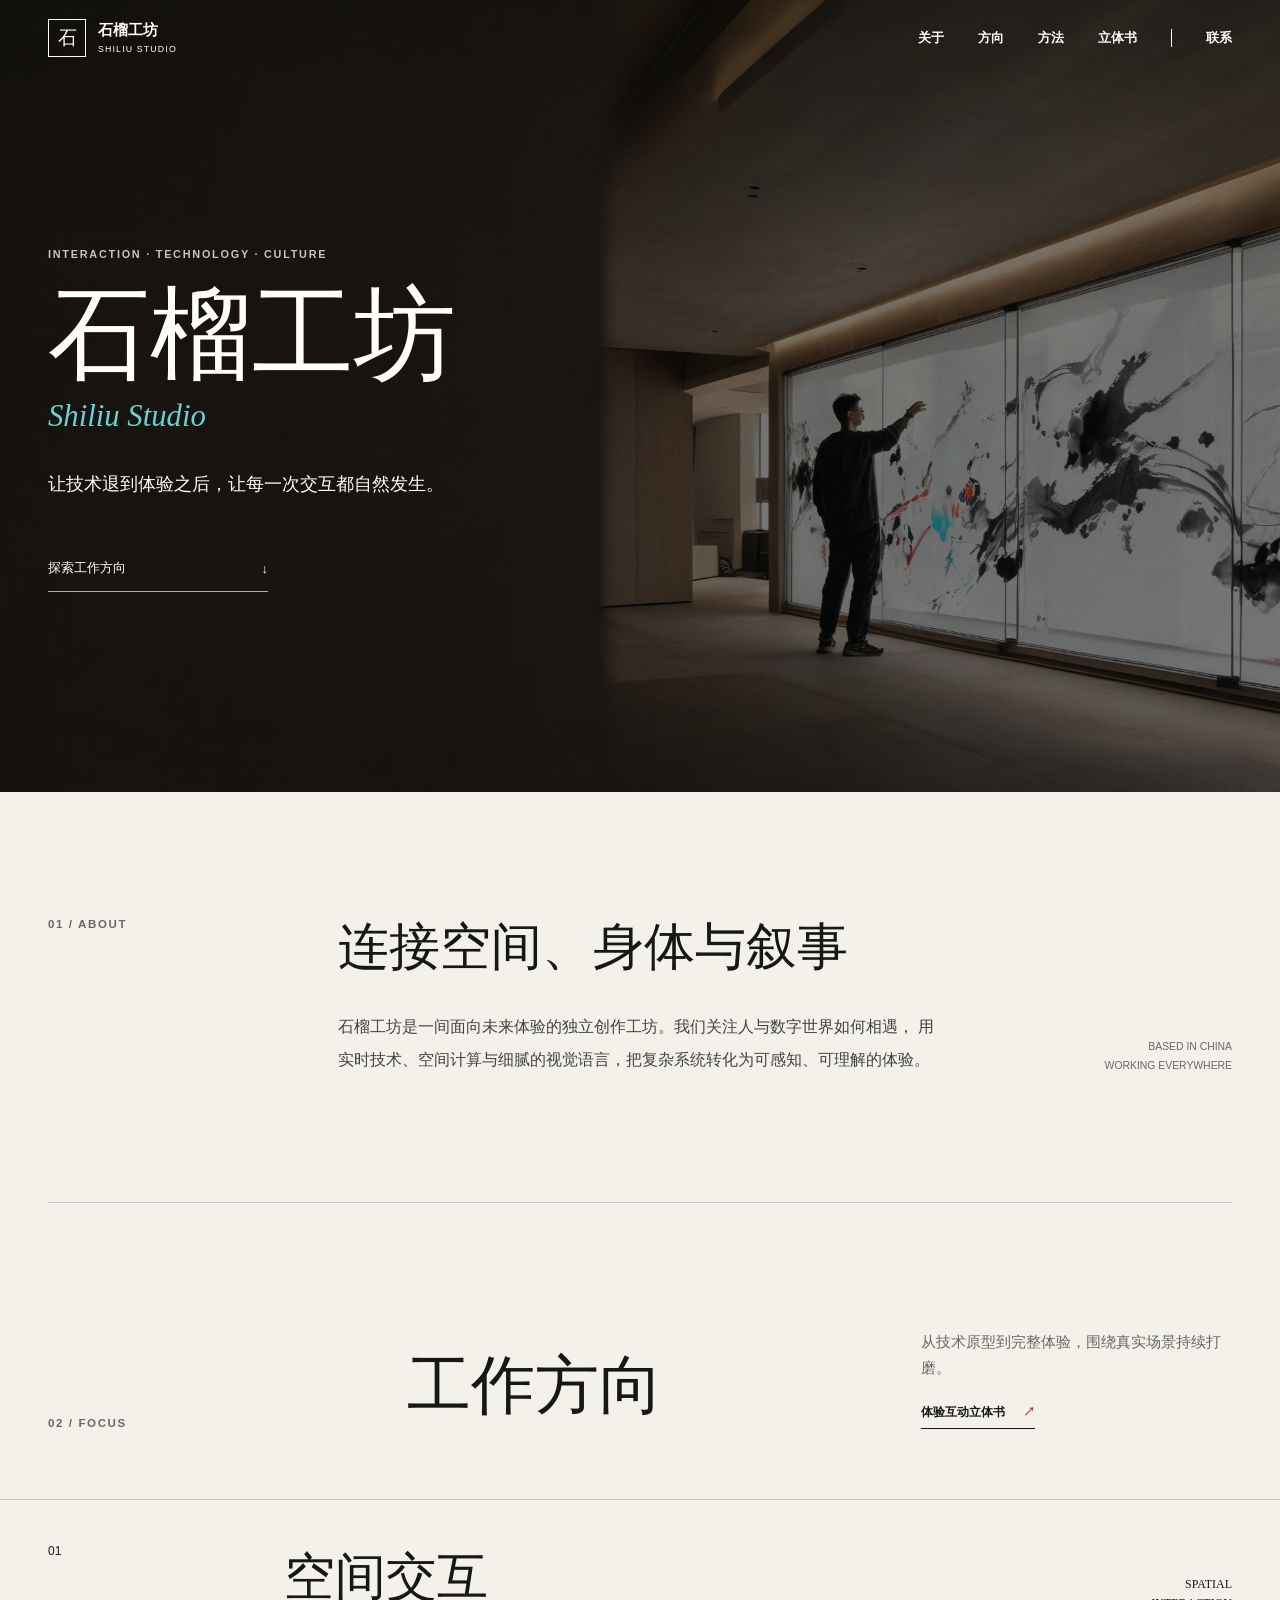
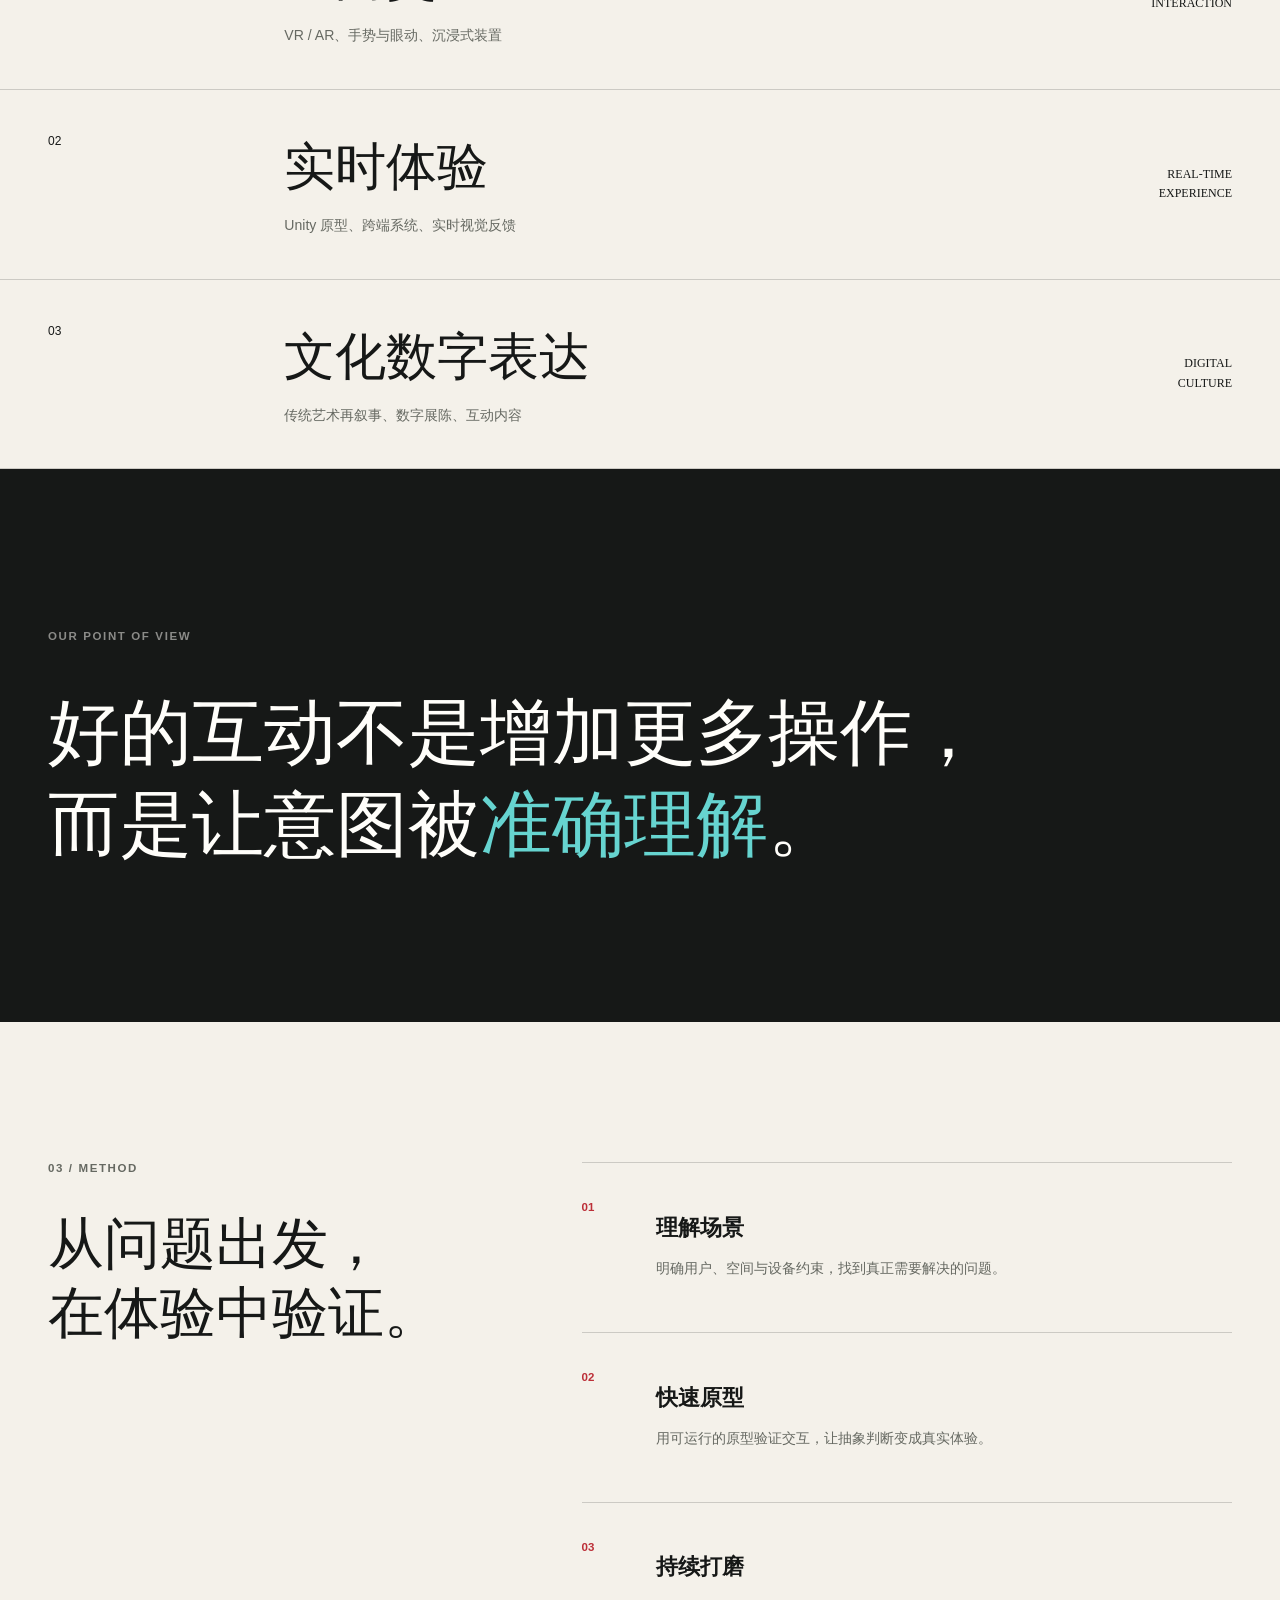
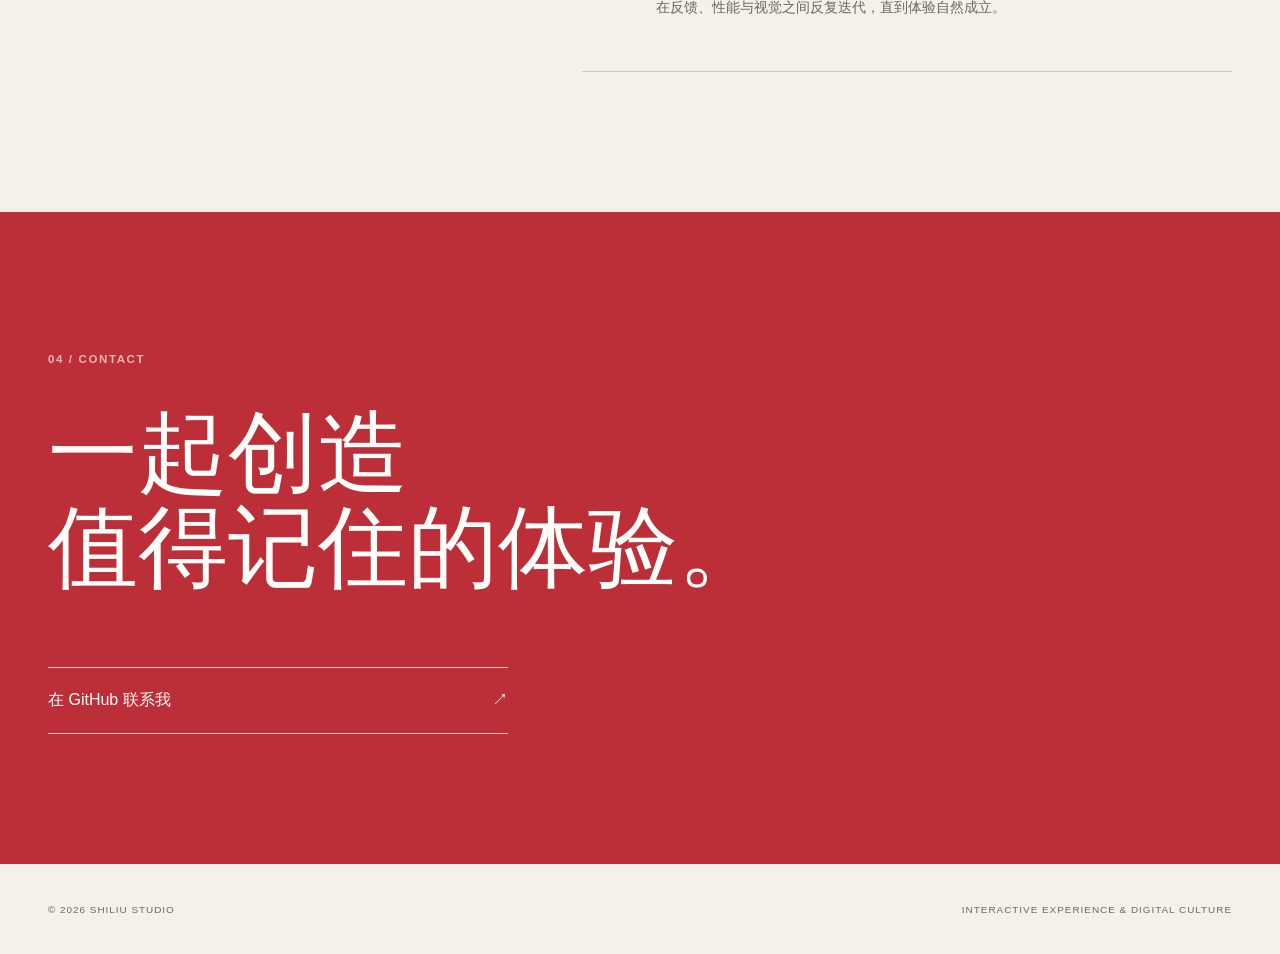
<file: index.html>
<!doctype html>
<html lang="zh-CN">
<head>
  <meta charset="utf-8">
  <meta name="viewport" content="width=device-width, initial-scale=1">
  <meta name="description" content="石榴工坊专注空间交互、实时体验与东方文化数字表达。">
  <meta name="theme-color" content="#f4f1ea">
  <title>石榴工坊 | Shiliu Studio</title>
  <link rel="stylesheet" href="styles.css">
  <script src="script.js" defer></script>
</head>
<body>
  <header class="site-header" data-header>
    <a class="brand" href="#top" aria-label="返回首页">
      <span class="brand-mark" aria-hidden="true">石</span>
      <span>
        <strong>石榴工坊</strong>
        <small>SHILIU STUDIO</small>
      </span>
    </a>

    <button class="menu-button" type="button" aria-label="打开导航" aria-expanded="false" data-menu-button>
      <span></span>
      <span></span>
    </button>

    <nav class="site-nav" aria-label="主导航" data-nav>
      <a href="#about">关于</a>
      <a href="#focus">方向</a>
      <a href="#method">方法</a>
      <a href="book.html">立体书</a>
      <a class="nav-contact" href="#contact">联系</a>
    </nav>
  </header>

  <main id="top">
    <section class="hero" aria-labelledby="hero-title">
      <div class="hero-media" role="img" aria-label="沉浸式数字艺术空间中的互动体验"></div>
      <div class="hero-shade"></div>
      <div class="hero-content">
        <p class="hero-kicker">INTERACTION · TECHNOLOGY · CULTURE</p>
        <h1 id="hero-title">石榴工坊</h1>
        <p class="hero-en">Shiliu Studio</p>
        <p class="hero-copy">让技术退到体验之后，让每一次交互都自然发生。</p>
        <a class="hero-link" href="#focus">
          <span>探索工作方向</span>
          <span aria-hidden="true">↓</span>
        </a>
      </div>
    </section>

    <section class="intro section-shell" id="about" data-reveal>
      <div class="section-label">01 / ABOUT</div>
      <div class="intro-copy">
        <h2>连接空间、身体与叙事</h2>
        <p>
          石榴工坊是一间面向未来体验的独立创作工坊。我们关注人与数字世界如何相遇，
          用实时技术、空间计算与细腻的视觉语言，把复杂系统转化为可感知、可理解的体验。
        </p>
      </div>
      <p class="intro-note">BASED IN CHINA<br>WORKING EVERYWHERE</p>
    </section>

    <section class="focus-section" id="focus">
      <div class="section-shell focus-heading" data-reveal>
        <div class="section-label">02 / FOCUS</div>
        <h2>工作方向</h2>
        <div class="focus-side">
          <p>从技术原型到完整体验，围绕真实场景持续打磨。</p>
          <a href="book.html">体验互动立体书 <span aria-hidden="true">↗</span></a>
        </div>
      </div>

      <div class="focus-list">
        <article class="focus-item" data-reveal>
          <span class="focus-number">01</span>
          <div>
            <h3>空间交互</h3>
            <p>VR / AR、手势与眼动、沉浸式装置</p>
          </div>
          <span class="focus-en">SPATIAL<br>INTERACTION</span>
        </article>
        <article class="focus-item" data-reveal>
          <span class="focus-number">02</span>
          <div>
            <h3>实时体验</h3>
            <p>Unity 原型、跨端系统、实时视觉反馈</p>
          </div>
          <span class="focus-en">REAL-TIME<br>EXPERIENCE</span>
        </article>
        <article class="focus-item" data-reveal>
          <span class="focus-number">03</span>
          <div>
            <h3>文化数字表达</h3>
            <p>传统艺术再叙事、数字展陈、互动内容</p>
          </div>
          <span class="focus-en">DIGITAL<br>CULTURE</span>
        </article>
      </div>
    </section>

    <section class="statement">
      <div class="statement-inner section-shell" data-reveal>
        <p class="section-label">OUR POINT OF VIEW</p>
        <blockquote>
          好的互动不是增加更多操作，<br>
          而是让意图被<span>准确理解</span>。
        </blockquote>
      </div>
    </section>

    <section class="method section-shell" id="method">
      <div class="method-heading" data-reveal>
        <div class="section-label">03 / METHOD</div>
        <h2>从问题出发，<br>在体验中验证。</h2>
      </div>
      <ol class="method-steps">
        <li data-reveal>
          <span>01</span>
          <h3>理解场景</h3>
          <p>明确用户、空间与设备约束，找到真正需要解决的问题。</p>
        </li>
        <li data-reveal>
          <span>02</span>
          <h3>快速原型</h3>
          <p>用可运行的原型验证交互，让抽象判断变成真实体验。</p>
        </li>
        <li data-reveal>
          <span>03</span>
          <h3>持续打磨</h3>
          <p>在反馈、性能与视觉之间反复迭代，直到体验自然成立。</p>
        </li>
      </ol>
    </section>

    <section class="contact" id="contact">
      <div class="section-shell contact-inner" data-reveal>
        <p class="section-label">04 / CONTACT</p>
        <h2>一起创造<br>值得记住的体验。</h2>
        <a class="contact-link" href="https://github.com/gonghaobb" target="_blank" rel="noreferrer">
          <span>在 GitHub 联系我</span>
          <span aria-hidden="true">↗</span>
        </a>
      </div>
    </section>
  </main>

  <footer class="site-footer">
    <p>© <span data-year></span> SHILIU STUDIO</p>
    <p>INTERACTIVE EXPERIENCE & DIGITAL CULTURE</p>
  </footer>
</body>
</html>
</file>
<file: styles.css>
:root {
  --paper: #f4f1ea;
  --ink: #161817;
  --muted: #666962;
  --line: rgba(22, 24, 23, 0.18);
  --red: #bc2f38;
  --cyan: #66d4d0;
  --white: #fffefa;
  --page: min(1240px, calc(100% - 96px));
  font-family: "PingFang SC", "Microsoft YaHei", "Noto Sans CJK SC", Arial, sans-serif;
  color: var(--ink);
  background: var(--paper);
}

* {
  box-sizing: border-box;
}

html {
  scroll-behavior: smooth;
}

body {
  min-width: 320px;
  margin: 0;
  overflow-x: hidden;
  background: var(--paper);
}

a {
  color: inherit;
  text-decoration: none;
}

button {
  color: inherit;
  font: inherit;
}

.section-shell {
  width: var(--page);
  margin-inline: auto;
}

.section-label {
  color: var(--muted);
  font-size: 0.72rem;
  font-weight: 700;
  letter-spacing: 0.14em;
}

.site-header {
  position: fixed;
  z-index: 20;
  top: 0;
  left: 0;
  display: flex;
  width: 100%;
  height: 76px;
  align-items: center;
  justify-content: space-between;
  padding: 0 48px;
  color: var(--white);
  transition: color 220ms ease, background-color 220ms ease, box-shadow 220ms ease;
}

.site-header.is-scrolled {
  color: var(--ink);
  background: rgba(244, 241, 234, 0.96);
  box-shadow: 0 1px 0 var(--line);
  backdrop-filter: blur(16px);
}

.brand {
  display: inline-flex;
  align-items: center;
  gap: 12px;
}

.brand-mark {
  display: grid;
  width: 38px;
  height: 38px;
  place-items: center;
  border: 1px solid currentColor;
  font-family: "STKaiti", "KaiTi", serif;
  font-size: 1.2rem;
}

.brand strong,
.brand small {
  display: block;
}

.brand strong {
  font-size: 0.92rem;
  line-height: 1.2;
}

.brand small {
  margin-top: 4px;
  font-size: 0.55rem;
  letter-spacing: 0.13em;
}

.site-nav {
  display: flex;
  align-items: center;
  gap: 34px;
  font-size: 0.82rem;
  font-weight: 600;
}

.site-nav a {
  position: relative;
}

.site-nav a::after {
  position: absolute;
  right: 0;
  bottom: -7px;
  left: 0;
  height: 1px;
  background: currentColor;
  content: "";
  transform: scaleX(0);
  transform-origin: right;
  transition: transform 180ms ease;
}

.site-nav a:hover::after,
.site-nav a:focus-visible::after {
  transform: scaleX(1);
  transform-origin: left;
}

.nav-contact {
  padding-left: 34px;
  border-left: 1px solid currentColor;
}

.menu-button {
  display: none;
  width: 42px;
  height: 42px;
  padding: 0;
  border: 0;
  background: transparent;
  cursor: pointer;
}

.menu-button span {
  display: block;
  width: 23px;
  height: 1px;
  margin: 6px auto;
  background: currentColor;
  transition: transform 180ms ease;
}

.hero {
  position: relative;
  min-height: 88svh;
  overflow: hidden;
  color: var(--white);
  background: #252725;
}

.hero-media,
.hero-shade {
  position: absolute;
  inset: 0;
}

.hero-media {
  background-image: url("assets/hero-shiliu-studio.jpg");
  background-position: center;
  background-size: cover;
  transform: scale(1.02);
  animation: hero-settle 1400ms ease-out both;
}

.hero-shade {
  background: rgba(10, 12, 11, 0.54);
}

.hero-content {
  position: relative;
  z-index: 1;
  display: flex;
  width: var(--page);
  min-height: 88svh;
  margin-inline: auto;
  flex-direction: column;
  align-items: flex-start;
  justify-content: center;
  padding: 120px 0 72px;
}

.hero-kicker {
  margin: 0 0 26px;
  color: rgba(255, 254, 250, 0.76);
  font-size: 0.68rem;
  font-weight: 700;
  letter-spacing: 0.16em;
}

.hero h1 {
  max-width: 8em;
  margin: 0;
  font-family: "STSong", "SimSun", serif;
  font-size: clamp(4rem, 8vw, 7.8rem);
  font-weight: 500;
  line-height: 0.96;
  letter-spacing: 0;
}

.hero-en {
  margin: 14px 0 0;
  color: var(--cyan);
  font-family: Georgia, "Times New Roman", serif;
  font-size: clamp(1.25rem, 2.4vw, 2.2rem);
  font-style: italic;
}

.hero-copy {
  max-width: 26rem;
  margin: 34px 0 0;
  font-size: clamp(1rem, 1.4vw, 1.24rem);
  line-height: 1.8;
}

.hero-link {
  display: flex;
  width: 220px;
  align-items: center;
  justify-content: space-between;
  margin-top: 46px;
  padding: 14px 0;
  border-bottom: 1px solid rgba(255, 254, 250, 0.66);
  font-size: 0.8rem;
}

.intro {
  display: grid;
  padding: 126px 0;
  grid-template-columns: 1fr 2.5fr 1fr;
  gap: 48px;
  border-bottom: 1px solid var(--line);
}

.intro-copy h2,
.focus-heading h2,
.method-heading h2,
.contact h2 {
  margin: 0;
  font-family: "STSong", "SimSun", serif;
  font-weight: 500;
  letter-spacing: 0;
}

.intro-copy h2 {
  font-size: clamp(2.2rem, 4vw, 4.2rem);
  line-height: 1.14;
}

.intro-copy p {
  max-width: 46rem;
  margin: 34px 0 0;
  color: #41443f;
  font-size: 1.02rem;
  line-height: 2;
}

.intro-note {
  align-self: end;
  margin: 0;
  color: var(--muted);
  font-size: 0.65rem;
  line-height: 1.8;
  text-align: right;
}

.focus-section {
  padding: 126px 0 0;
}

.focus-heading {
  display: grid;
  align-items: end;
  grid-template-columns: 1fr 1.5fr 1fr;
  gap: 48px;
}

.focus-heading h2 {
  font-size: clamp(2.5rem, 5vw, 5rem);
}

.focus-side > p {
  max-width: 20rem;
  margin: 0;
  color: var(--muted);
  font-size: 0.92rem;
  line-height: 1.8;
}

.focus-side a {
  display: inline-flex;
  align-items: center;
  gap: 18px;
  margin-top: 22px;
  padding-bottom: 7px;
  border-bottom: 1px solid var(--ink);
  font-size: 0.76rem;
  font-weight: 700;
}

.focus-side a span {
  color: var(--red);
  transition: transform 180ms ease;
}

.focus-side a:hover span,
.focus-side a:focus-visible span {
  transform: translate(3px, -3px);
}

.focus-list {
  margin-top: 70px;
}

.focus-item {
  display: grid;
  min-height: 190px;
  align-items: center;
  padding: 34px max(48px, calc((100vw - 1240px) / 2));
  grid-template-columns: 1fr 3.5fr 1.2fr;
  gap: 44px;
  border-top: 1px solid var(--line);
  transition: color 220ms ease, background-color 220ms ease;
}

.focus-item:last-child {
  border-bottom: 1px solid var(--line);
}

.focus-item:hover {
  color: var(--white);
  background: var(--red);
}

.focus-number {
  align-self: start;
  padding-top: 10px;
  font-size: 0.75rem;
}

.focus-item h3 {
  margin: 0;
  font-family: "STSong", "SimSun", serif;
  font-size: clamp(2rem, 4vw, 4rem);
  font-weight: 500;
}

.focus-item p {
  margin: 14px 0 0;
  color: var(--muted);
  font-size: 0.88rem;
  transition: color 220ms ease;
}

.focus-item:hover p {
  color: rgba(255, 254, 250, 0.76);
}

.focus-en {
  font-family: Georgia, "Times New Roman", serif;
  font-size: 0.75rem;
  line-height: 1.6;
  text-align: right;
}

.statement {
  padding: 150px 0;
  color: var(--white);
  background: var(--ink);
}

.statement .section-label {
  color: rgba(255, 254, 250, 0.5);
}

.statement blockquote {
  max-width: 1050px;
  margin: 46px 0 0;
  font-family: "STSong", "SimSun", serif;
  font-size: clamp(2.7rem, 5.6vw, 6.1rem);
  font-weight: 500;
  line-height: 1.28;
}

.statement blockquote span {
  color: var(--cyan);
}

.method {
  display: grid;
  padding: 140px 0;
  grid-template-columns: 1fr 1.5fr;
  gap: 100px;
}

.method-heading h2 {
  margin-top: 36px;
  font-size: clamp(2.5rem, 4.4vw, 4.7rem);
  line-height: 1.24;
}

.method-steps {
  margin: 0;
  padding: 0;
  list-style: none;
  counter-reset: method;
}

.method-steps li {
  position: relative;
  display: grid;
  min-height: 170px;
  align-content: center;
  padding: 30px 0 30px 74px;
  border-top: 1px solid var(--line);
}

.method-steps li:last-child {
  border-bottom: 1px solid var(--line);
}

.method-steps span {
  position: absolute;
  top: 38px;
  left: 0;
  color: var(--red);
  font-size: 0.72rem;
  font-weight: 700;
}

.method-steps h3 {
  margin: 0;
  font-size: 1.35rem;
}

.method-steps p {
  max-width: 31rem;
  margin: 14px 0 0;
  color: var(--muted);
  font-size: 0.9rem;
  line-height: 1.8;
}

.contact {
  padding: 130px 0;
  color: var(--white);
  background: var(--red);
}

.contact .section-label {
  color: rgba(255, 254, 250, 0.66);
}

.contact h2 {
  max-width: 10em;
  margin-top: 42px;
  font-size: clamp(3.2rem, 7vw, 7.2rem);
  line-height: 1.05;
}

.contact-link {
  display: flex;
  width: min(100%, 460px);
  align-items: center;
  justify-content: space-between;
  margin-top: 72px;
  padding: 22px 0;
  border-top: 1px solid rgba(255, 254, 250, 0.72);
  border-bottom: 1px solid rgba(255, 254, 250, 0.72);
}

.site-footer {
  display: flex;
  min-height: 90px;
  align-items: center;
  justify-content: space-between;
  padding: 0 48px;
  color: var(--muted);
  background: var(--paper);
  font-size: 0.62rem;
  letter-spacing: 0.1em;
}

[data-reveal] {
  opacity: 0;
  transform: translateY(28px);
  transition: opacity 680ms ease, transform 680ms ease;
}

[data-reveal].is-visible {
  opacity: 1;
  transform: translateY(0);
}

@keyframes hero-settle {
  from {
    opacity: 0;
    transform: scale(1.08);
  }
  to {
    opacity: 1;
    transform: scale(1.02);
  }
}

@media (max-width: 900px) {
  :root {
    --page: calc(100% - 44px);
  }

  .site-header {
    height: 68px;
    padding: 0 22px;
  }

  .menu-button {
    position: relative;
    z-index: 2;
    display: block;
    border: 1px solid currentColor;
  }

  .menu-button[aria-expanded="true"] span:first-child {
    transform: translateY(3.5px) rotate(45deg);
  }

  .menu-button[aria-expanded="true"] span:last-child {
    transform: translateY(-3.5px) rotate(-45deg);
  }

  .site-nav {
    position: fixed;
    inset: 0;
    display: flex;
    visibility: hidden;
    flex-direction: column;
    align-items: flex-start;
    justify-content: center;
    padding: 90px 34px;
    gap: 25px;
    color: var(--white);
    background: var(--ink);
    font-family: "STSong", "SimSun", serif;
    font-size: 2.4rem;
    opacity: 0;
    transition: visibility 180ms, opacity 180ms ease;
  }

  .site-nav.is-open {
    visibility: visible;
    opacity: 1;
  }

  .nav-contact {
    padding-left: 0;
    border-left: 0;
  }

  .intro,
  .focus-heading,
  .method {
    grid-template-columns: 1fr;
  }

  .intro {
    padding: 90px 0;
    gap: 32px;
  }

  .intro-note {
    text-align: left;
  }

  .focus-section {
    padding-top: 90px;
  }

  .focus-heading {
    gap: 26px;
  }

  .focus-item {
    min-height: 170px;
    padding-inline: 22px;
    grid-template-columns: 44px 1fr;
    gap: 18px;
  }

  .focus-en {
    display: none;
  }

  .statement {
    padding: 100px 0;
  }

  .method {
    padding: 100px 0;
    gap: 64px;
  }

  .contact {
    padding: 100px 0;
  }
}

@media (max-width: 560px) {
  .brand small {
    display: none;
  }

  .hero {
    min-height: 86svh;
  }

  .hero-content {
    min-height: 86svh;
    padding-top: 110px;
  }

  .hero h1 {
    max-width: 100%;
    font-size: clamp(3rem, 15.8vw, 4.6rem);
    white-space: nowrap;
  }

  .hero-copy {
    max-width: 18rem;
  }

  .hero-media {
    background-position: 62% center;
  }

  .focus-item h3 {
    font-size: 2rem;
  }

  .method-steps li {
    padding-left: 48px;
  }

  .site-footer {
    min-height: 120px;
    flex-direction: column;
    align-items: flex-start;
    justify-content: center;
    padding: 24px 22px;
    gap: 8px;
  }

  .site-footer p {
    margin: 0;
  }
}

@media (prefers-reduced-motion: reduce) {
  html {
    scroll-behavior: auto;
  }

  *,
  *::before,
  *::after {
    animation-duration: 0.01ms !important;
    animation-iteration-count: 1 !important;
    transition-duration: 0.01ms !important;
  }

  [data-reveal] {
    opacity: 1;
    transform: none;
  }
}
</file>
